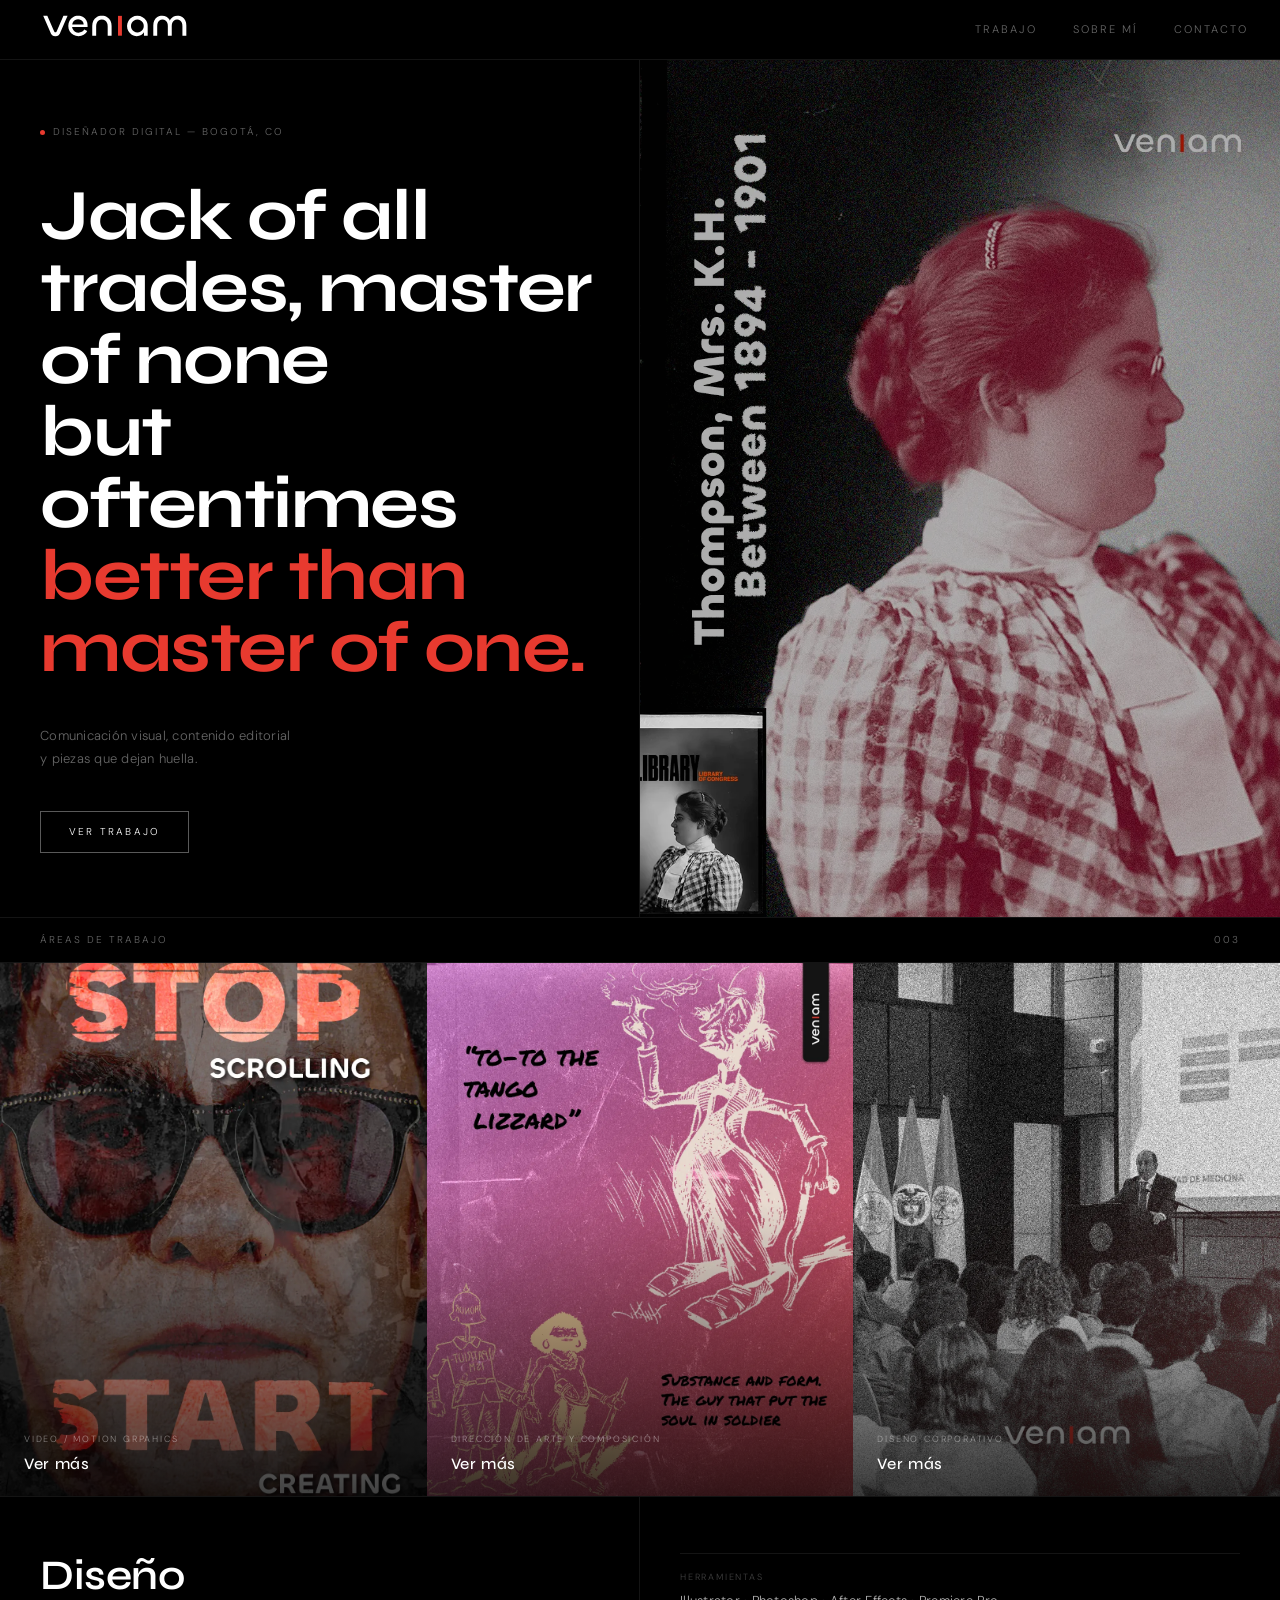
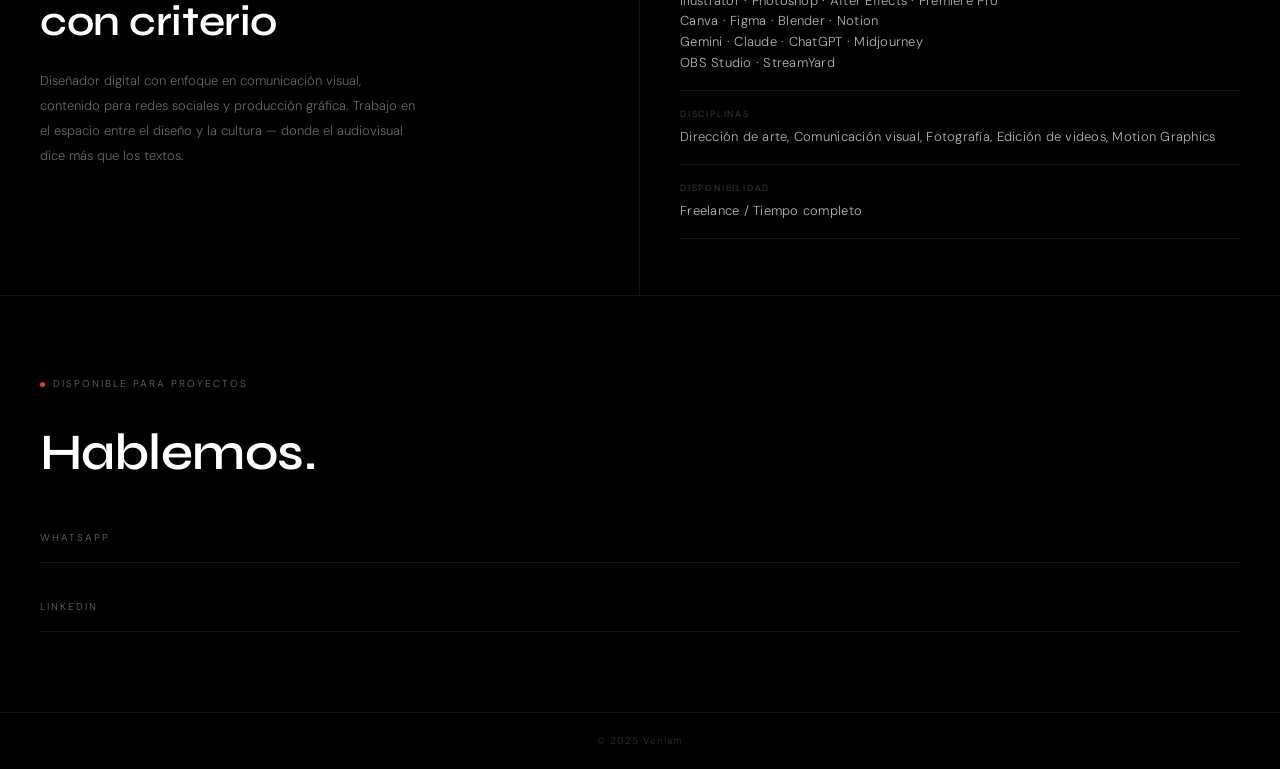
<file: index.html>
<!DOCTYPE html>
<html lang="es">
<head>
  <meta charset="UTF-8" />
  <meta name="viewport" content="width=device-width, initial-scale=1.0" />
  <title>Veniam — Diseño Digital</title>
  <link rel="stylesheet" href="style.css" />
  <link rel="preconnect" href="https://fonts.googleapis.com" />
  <link rel="preconnect" href="https://fonts.gstatic.com" crossorigin />
  <link href="https://fonts.googleapis.com/css2?family=Syne:wght@400;500;600;700&family=DM+Sans:ital,wght@0,300;0,400;1,300&display=swap" rel="stylesheet" />
  <link rel="icon" href="">
</head>
<body>

  <!-- NAV -->
  <nav class="nav">
    <a href="index.html"><svg id="Capa_1" class="nav-logo" xmlns="http://www.w3.org/2000/svg" viewBox="0 0 1080 234.87"><g id="Logo"><path d="m152.75,184.08c-8.42,0-15.51-2.37-21.27-7.09-5.76-4.73-10.1-11.82-13.02-21.27l-45.38-104.94h26.81l42.8,98.23c1.03,3.09,2.32,5.42,3.87,6.96,1.55,1.55,3.61,2.32,6.19,2.32s4.68-.77,6.32-2.32c1.63-1.55,2.88-3.87,3.74-6.96l42.28-98.23h27.07l-45.38,104.94c-2.93,9.45-7.26,16.54-13.02,21.27-5.76,4.73-12.76,7.09-21.01,7.09Z" stroke-width="0"/><path d="m362.62,113.7c0-11.69-2.54-22.3-7.61-31.84s-12.2-17.1-21.4-22.69c-9.2-5.58-20.15-8.38-32.87-8.38s-23.89,2.97-33.51,8.9c-9.63,5.93-17.11,13.92-22.44,23.98-5.33,10.06-7.99,21.11-7.99,33.14,0,12.89,2.92,24.36,8.76,34.42,5.85,10.05,13.83,17.96,23.98,23.71,10.14,5.76,21.57,8.64,34.3,8.64s23.46-2.83,33.26-8.51c9.79-5.68,17.44-13.92,22.95-24.75l-19.59-10.06c-3.79,6.87-8.9,12.03-15.35,15.47-6.44,3.45-13.63,5.16-21.53,5.16-8.76,0-16.41-2.1-22.95-6.32-6.53-4.2-11.51-9.83-14.95-16.88-2.06-4.21-3.41-8.77-4.04-13.66h100.99v-10.31Zm-100.04-6.19c1.03-6.36,3.13-12.13,6.32-17.28,3.18-5.16,7.48-9.19,12.89-12.12,5.42-2.92,11.64-4.38,18.7-4.38s13.02,1.38,18.43,4.13c5.41,2.75,9.71,6.7,12.89,11.86,3.18,5.16,4.94,11.09,5.29,17.79h-74.52Z" stroke-width="0"/><path d="m455.69,75.8c-8.25,0-15.13,2.06-20.63,6.19-5.5,4.13-9.63,9.46-12.38,15.99-2.75,6.53-4.12,13.75-4.12,21.66v61.11h-25.53v-63.68c0-12.38,2.41-23.5,7.22-33.39,4.81-9.88,11.86-17.75,21.14-23.59,9.28-5.84,20.71-8.77,34.29-8.77s25.56,2.93,34.94,8.77c9.37,5.84,16.5,13.71,21.4,23.59,4.9,9.89,7.35,20.93,7.35,33.13v63.94h-25.52v-60.85c0-7.9-1.42-15.17-4.25-21.79-2.84-6.61-7.05-11.99-12.63-16.11-5.59-4.12-12.68-6.19-21.27-6.19Z" stroke-width="0"/><path d="m561.14,51.32h25.53v129.41h-25.53V51.32Z" fill="#e83a2f" stroke-width="0"/><path d="m745.87,83.54c-5.93-9.97-13.97-17.84-24.11-23.6-10.14-5.75-21.57-8.63-34.29-8.63s-24.16,2.97-34.29,8.9c-10.15,5.93-18.18,13.92-24.11,23.98-5.93,10.06-8.9,21.1-8.9,33.13s2.75,23.33,8.25,33.39c5.5,10.06,13.01,18.09,22.56,24.11,9.54,6.02,20.41,9.02,32.61,9.02,11,0,20.67-2.53,29.01-7.6,7.39-4.49,13.36-10.38,17.92-17.65v22.16h24.23v-63.43c0-12.54-2.97-23.81-8.9-33.77Zm-22.04,55.04c-3.62,6.44-8.6,11.56-14.96,15.34-6.36,3.79-13.49,5.68-21.4,5.68s-15-1.89-21.27-5.68c-6.28-3.78-11.27-8.9-14.96-15.34-3.7-6.45-5.54-13.45-5.54-21.02s1.84-14.78,5.54-21.13c3.69-6.36,8.68-11.47,14.96-15.35,6.27-3.86,13.36-5.8,21.27-5.8s15.04,1.94,21.4,5.8c6.36,3.87,11.34,8.98,14.96,15.35,3.61,6.36,5.41,13.4,5.41,21.13s-1.8,14.57-5.41,21.02Z" stroke-width="0"/><path d="m1006.92,114.22v66.52h-25.52v-62.4c0-7.73-1.25-14.86-3.74-21.4-2.49-6.53-6.36-11.77-11.6-15.72-5.25-3.96-11.82-5.93-19.73-5.93s-13.92,1.94-19.07,5.8c-5.17,3.87-9.03,9.03-11.61,15.47-2.58,6.45-3.87,13.54-3.87,21.28v62.91h-25.52v-62.91c0-7.73-1.25-14.83-3.74-21.28-2.49-6.44-6.36-11.6-11.6-15.47-5.25-3.86-11.82-5.8-19.73-5.8s-14.4,1.97-19.46,5.93c-5.07,3.96-8.81,9.2-11.22,15.72-2.41,6.53-3.61,13.66-3.61,21.4v62.4h-25.52v-66.26c0-11.86,2.19-22.6,6.57-32.23,4.38-9.62,10.92-17.27,19.59-22.95,8.68-5.68,19.29-8.51,31.84-8.51,10.65,0,19.9,2.06,27.72,6.19s13.93,9.8,18.31,17.02c1.68,2.76,3.04,5.68,4.1,8.78,1.09-3.1,2.46-6.02,4.15-8.78,4.38-7.21,10.4-12.89,18.06-17.02,7.64-4.13,16.45-6.19,26.42-6.19,12.72,0,23.42,2.83,32.1,8.51,8.68,5.68,15.3,13.32,19.86,22.95,4.55,9.63,6.83,20.28,6.83,31.97Z" stroke-width="0"/></g></svg></a>
    <div class="nav-links">
      <a href="#trabajo">Trabajo</a>
      <a href="#sobre">Sobre mí</a>
      <a href="#contacto">Contacto</a>
    </div>
    <button class="nav-burger" aria-label="Menú">
      <span></span>
      <span></span>
    </button>
  </nav>

  <!-- MOBILE MENU -->
  <div class="mobile-menu">
    <a href="#trabajo">Trabajo</a>
    <a href="#sobre">Sobre mí</a>
    <a href="#contacto">Contacto</a>
  </div>

  <!-- HERO -->
  <section class="hero">
    <div class="hero-left">
      <p class="hero-tag">
        <span class="dot"></span>Diseñador Digital — Bogotá, CO
      </p>
      <!-- Frase Hero -->
      <h1 class="hero-title">
        Jack of all trades, master of none<br>but oftentimes
        <em>better than master of one.</em>
      </h1>
      <!-- Subtitulo Hero -->
      <p class="hero-sub">
        Comunicación visual, contenido editorial<br>y piezas que dejan huella.
      </p>
      <a href="#trabajo" class="hero-cta">Ver trabajo</a>
    </div>
    <div class="hero-right">
      <!-- Imagen Hero -->
      <img src="img/thompson.webp" alt="">
      </div>
    </div>
  </section>

  <!-- Áreas de trabajo -->
  <section class="proyectos" id="trabajo">
    <div class="proyectos-header">
      <span>Áreas de trabajo</span>
      <span>003</span>
    </div>
    
    <div class="proyectos-grid">

      <!-- CARD 1 — Videos / Motion -->
      <a href="video.html"><article class="card">
        <!-- Imagen edicion de video y motion -->
        <img src="img/elton_redes.webp" alt="">
        <div class="card-info">
          <p class="card-cat">Video / Motion Grpahics</p>
          <p class="card-title">Ver más</p>
        </div>
      </article></a>

      <!-- CARD 2 — Dirección de arte y composición -->
      <a href="direccion-de-arte.html"><article class="card">
        <!-- Imagen direccion de arte -->
        <img src="img/toto.webp" alt="">
        <div class="card-info">
          <p class="card-cat">Dirección de Arte y Composición</p> 
          <p class="card-title">Ver más</p>
        </div>
      </article></a>

      <!-- CARD 3 — Diseño corporativo -->
      <a href="diseno-corporativo.html"><article class="card">
        <!-- Imagen diseño corporativo -->
        <img src="img/corporativo.webp" alt="Diseño Corporativo">
        <div class="card-info">
          <p class="card-cat">Diseño corporativo</p>
          <p class="card-title">Ver más</p>
        </div>
      </article></a>

    </div>
  </section>

  <!-- Sobre mí -->
  <section class="sobre" id="sobre">
    <div class="sobre-left">
      <!-- Titulo sobre mí -->
      <h2 class="sobre-title">Diseño <br> con criterio</h2>
      
      <!-- Titulo sobre mí -->
      <p class="sobre-body">
        Diseñador digital con enfoque en comunicación visual, contenido para redes sociales y producción gráfica. Trabajo en el espacio entre el diseño y la cultura — donde el audiovisual dice más que los textos.
      </p>
    </div>
    
    <div class="sobre-right">
      
      <!-- Herramientas -->
      <div class="skill">
        <p class="skill-label">Herramientas</p>
        <p class="skill-val">
          Illustrator · Photoshop · After Effects · Premiere Pro
          <br>Canva · Figma · Blender · Notion
          <br>Gemini · Claude · ChatGPT · Midjourney
          <br>OBS Studio · StreamYard
        </p>      
      </div>
      
      <!-- Disciplinas -->
      <div class="skill">
        <p class="skill-label">Disciplinas</p>
        <p class="skill-val">Dirección de arte, Comunicación visual, Fotografía, Edición de videos, Motion Graphics</p>
      </div>
      <div class="skill">
        <p class="skill-label">Disponibilidad</p>
        
        
        <!-- Disponibilidad -->
        <p class="skill-val">Freelance / Tiempo completo</p>
      </div>
    </div>
  </section>

  <!-- Contacto -->
  <section class="contacto" id="contacto">
    
    <!-- Dot rojo -->
    <p class="contacto-tag"><span class="dot"></span>Disponible para proyectos</p>
    
    <!-- Titulo + LinkedIn -->
    <a href="https://www.linkedin.com/in/juansvl/" class="contacto-email" target="_blank">Hablemos.</a>
    
    
    <!-- WhatsApp -->
    
      <a href="https://wa.me/573009896890" class="contacto-link" target="_blank">
        <span class="contacto-link-label">WhatsApp</span>
      </a>
      
      <!-- LindekIn -->
      
      <a href="https://www.linkedin.com/in/juansvl/" class="contacto-link" target="_blank">
        <span class="contacto-link-label">LinkedIn</span>
      </a>
      
      <!-- Instagram -->
      
      <!--<a href="https://www.instagram.com/veniam.co/" class="contacto-link" target="_blank">
        <span class="contacto-link-label">Instagram</span>
        <span class="contacto-link-val">@veniam.co</span> 
      </a>-->
    </div>
  </section>

  <!-- FOOTER -->

  <footer class="footer footer--simple">
  <p class="footer-copy">© 2025 Veniam</p>
  </footer>

  <script>
    const burger = document.querySelector('.nav-burger');
    const mobileMenu = document.querySelector('.mobile-menu');
    burger.addEventListener('click', () => {
      mobileMenu.classList.toggle('open');
      burger.classList.toggle('open');
    });
    document.querySelectorAll('.mobile-menu a').forEach(link => {
      link.addEventListener('click', () => {
        mobileMenu.classList.remove('open');
        burger.classList.remove('open');
      });
    });
  </script>

</body>
</html>
</file>
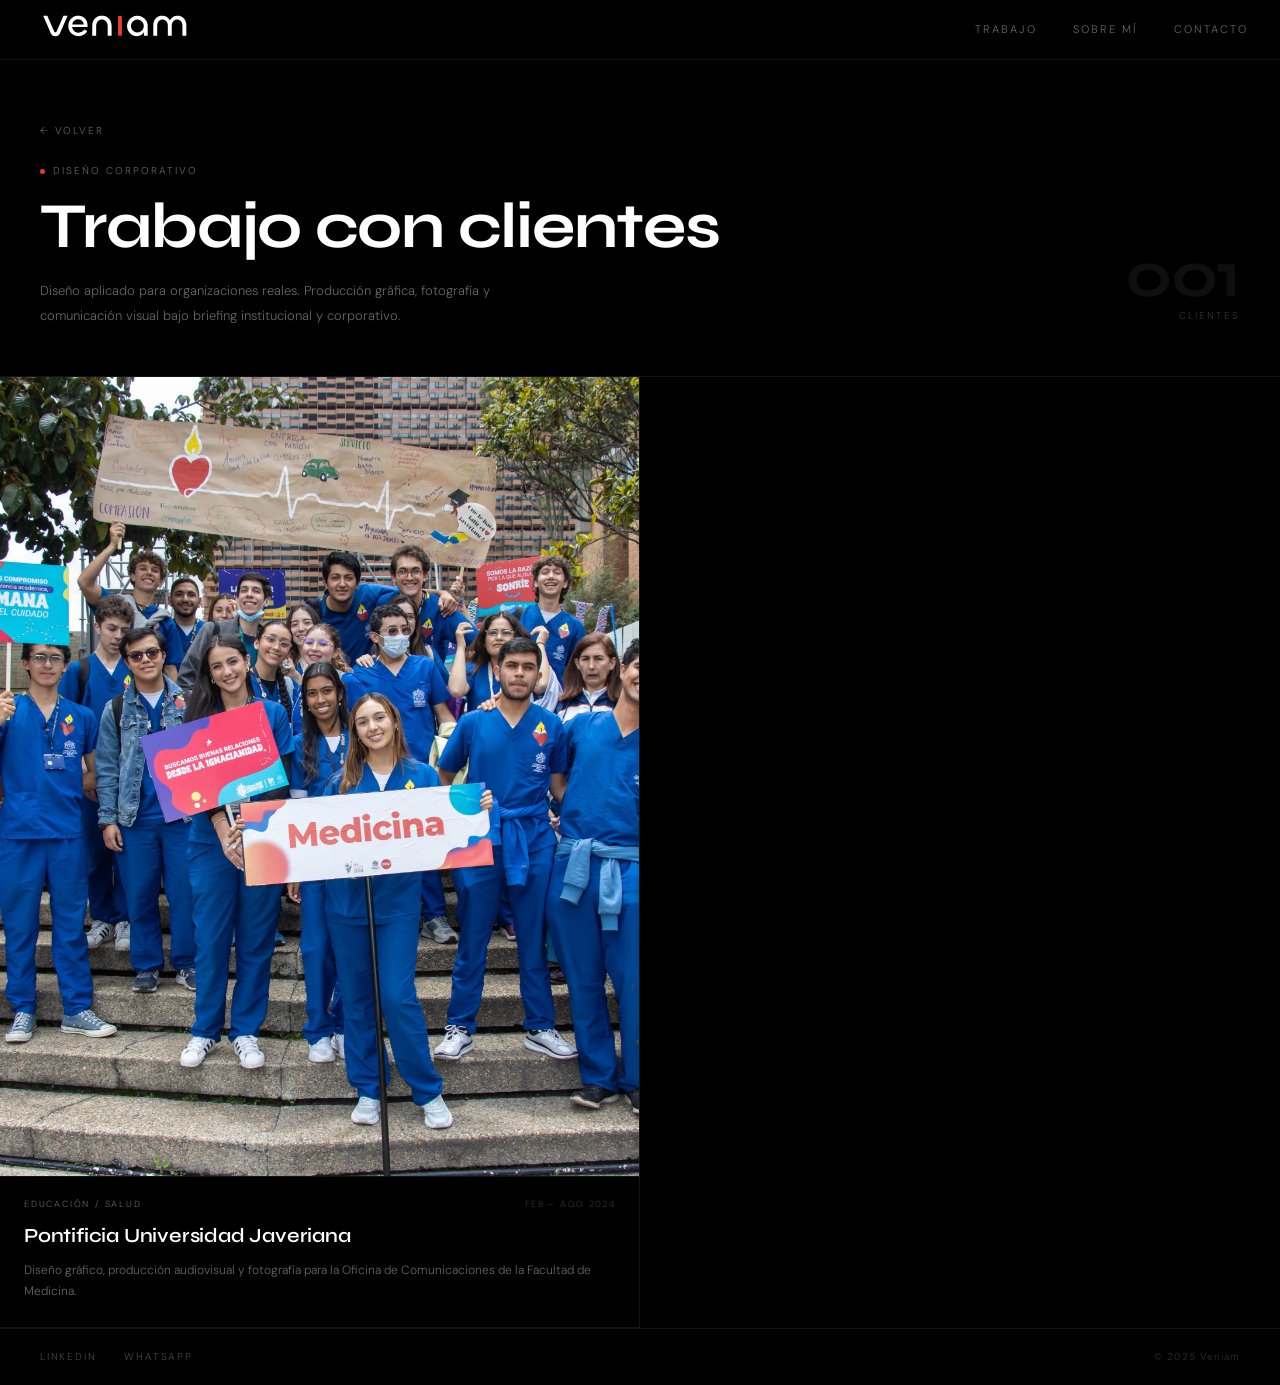
<file: diseno-corporativo.html>
<!DOCTYPE html>
<html lang="es">
<head>
  <meta charset="UTF-8" />
  <meta name="viewport" content="width=device-width, initial-scale=1.0" />
  <title>Diseño Corporativo — Veniam</title>
  <link rel="stylesheet" href="style.css" />
  <link rel="stylesheet" href="categoria.css" />
  <link rel="preconnect" href="https://fonts.googleapis.com" />
  <link rel="preconnect" href="https://fonts.gstatic.com" crossorigin />
  <link href="https://fonts.googleapis.com/css2?family=Syne:wght@400;500;600;700&family=DM+Sans:ital,wght@0,300;0,400;1,300&display=swap" rel="stylesheet" />
  <link rel="icon" href="">
</head>
<body>

  <!-- NAV -->
  <nav class="nav">
    <a href="index.html"><svg id="Capa_1" class="nav-logo" xmlns="http://www.w3.org/2000/svg" viewBox="0 0 1080 234.87"><g id="Logo"><path d="m152.75,184.08c-8.42,0-15.51-2.37-21.27-7.09-5.76-4.73-10.1-11.82-13.02-21.27l-45.38-104.94h26.81l42.8,98.23c1.03,3.09,2.32,5.42,3.87,6.96,1.55,1.55,3.61,2.32,6.19,2.32s4.68-.77,6.32-2.32c1.63-1.55,2.88-3.87,3.74-6.96l42.28-98.23h27.07l-45.38,104.94c-2.93,9.45-7.26,16.54-13.02,21.27-5.76,4.73-12.76,7.09-21.01,7.09Z" stroke-width="0"/><path d="m362.62,113.7c0-11.69-2.54-22.3-7.61-31.84s-12.2-17.1-21.4-22.69c-9.2-5.58-20.15-8.38-32.87-8.38s-23.89,2.97-33.51,8.9c-9.63,5.93-17.11,13.92-22.44,23.98-5.33,10.06-7.99,21.11-7.99,33.14,0,12.89,2.92,24.36,8.76,34.42,5.85,10.05,13.83,17.96,23.98,23.71,10.14,5.76,21.57,8.64,34.3,8.64s23.46-2.83,33.26-8.51c9.79-5.68,17.44-13.92,22.95-24.75l-19.59-10.06c-3.79,6.87-8.9,12.03-15.35,15.47-6.44,3.45-13.63,5.16-21.53,5.16-8.76,0-16.41-2.1-22.95-6.32-6.53-4.2-11.51-9.83-14.95-16.88-2.06-4.21-3.41-8.77-4.04-13.66h100.99v-10.31Zm-100.04-6.19c1.03-6.36,3.13-12.13,6.32-17.28,3.18-5.16,7.48-9.19,12.89-12.12,5.42-2.92,11.64-4.38,18.7-4.38s13.02,1.38,18.43,4.13c5.41,2.75,9.71,6.7,12.89,11.86,3.18,5.16,4.94,11.09,5.29,17.79h-74.52Z" stroke-width="0"/><path d="m455.69,75.8c-8.25,0-15.13,2.06-20.63,6.19-5.5,4.13-9.63,9.46-12.38,15.99-2.75,6.53-4.12,13.75-4.12,21.66v61.11h-25.53v-63.68c0-12.38,2.41-23.5,7.22-33.39,4.81-9.88,11.86-17.75,21.14-23.59,9.28-5.84,20.71-8.77,34.29-8.77s25.56,2.93,34.94,8.77c9.37,5.84,16.5,13.71,21.4,23.59,4.9,9.89,7.35,20.93,7.35,33.13v63.94h-25.52v-60.85c0-7.9-1.42-15.17-4.25-21.79-2.84-6.61-7.05-11.99-12.63-16.11-5.59-4.12-12.68-6.19-21.27-6.19Z" stroke-width="0"/><path d="m561.14,51.32h25.53v129.41h-25.53V51.32Z" fill="#e83a2f" stroke-width="0"/><path d="m745.87,83.54c-5.93-9.97-13.97-17.84-24.11-23.6-10.14-5.75-21.57-8.63-34.29-8.63s-24.16,2.97-34.29,8.9c-10.15,5.93-18.18,13.92-24.11,23.98-5.93,10.06-8.9,21.1-8.9,33.13s2.75,23.33,8.25,33.39c5.5,10.06,13.01,18.09,22.56,24.11,9.54,6.02,20.41,9.02,32.61,9.02,11,0,20.67-2.53,29.01-7.6,7.39-4.49,13.36-10.38,17.92-17.65v22.16h24.23v-63.43c0-12.54-2.97-23.81-8.9-33.77Zm-22.04,55.04c-3.62,6.44-8.6,11.56-14.96,15.34-6.36,3.79-13.49,5.68-21.4,5.68s-15-1.89-21.27-5.68c-6.28-3.78-11.27-8.9-14.96-15.34-3.7-6.45-5.54-13.45-5.54-21.02s1.84-14.78,5.54-21.13c3.69-6.36,8.68-11.47,14.96-15.35,6.27-3.86,13.36-5.8,21.27-5.8s15.04,1.94,21.4,5.8c6.36,3.87,11.34,8.98,14.96,15.35,3.61,6.36,5.41,13.4,5.41,21.13s-1.8,14.57-5.41,21.02Z" stroke-width="0"/><path d="m1006.92,114.22v66.52h-25.52v-62.4c0-7.73-1.25-14.86-3.74-21.4-2.49-6.53-6.36-11.77-11.6-15.72-5.25-3.96-11.82-5.93-19.73-5.93s-13.92,1.94-19.07,5.8c-5.17,3.87-9.03,9.03-11.61,15.47-2.58,6.45-3.87,13.54-3.87,21.28v62.91h-25.52v-62.91c0-7.73-1.25-14.83-3.74-21.28-2.49-6.44-6.36-11.6-11.6-15.47-5.25-3.86-11.82-5.8-19.73-5.8s-14.4,1.97-19.46,5.93c-5.07,3.96-8.81,9.2-11.22,15.72-2.41,6.53-3.61,13.66-3.61,21.4v62.4h-25.52v-66.26c0-11.86,2.19-22.6,6.57-32.23,4.38-9.62,10.92-17.27,19.59-22.95,8.68-5.68,19.29-8.51,31.84-8.51,10.65,0,19.9,2.06,27.72,6.19s13.93,9.8,18.31,17.02c1.68,2.76,3.04,5.68,4.1,8.78,1.09-3.1,2.46-6.02,4.15-8.78,4.38-7.21,10.4-12.89,18.06-17.02,7.64-4.13,16.45-6.19,26.42-6.19,12.72,0,23.42,2.83,32.1,8.51,8.68,5.68,15.3,13.32,19.86,22.95,4.55,9.63,6.83,20.28,6.83,31.97Z" stroke-width="0"/></g></svg></a>
    <div class="nav-links">
      <a href="index.html#trabajo">Trabajo</a>
      <a href="index.html#sobre">Sobre mí</a>
      <a href="index.html#contacto">Contacto</a>
    </div>
    <button class="nav-burger" aria-label="Menú">
      <span></span>
      <span></span>
    </button>
  </nav>

  <div class="mobile-menu">
    <a href="index.html#trabajo">Trabajo</a>
    <a href="index.html#sobre">Sobre mí</a>
    <a href="index.html#contacto">Contacto</a>
  </div>

  <!-- HEADER -->
  <header class="cat-header">
    <div class="cat-header-left">
      <a href="index.html" class="cat-back">← Volver</a>
      <p class="cat-tag"><span class="dot"></span>Diseño Corporativo</p>
      <h1 class="cat-title">Trabajo con clientes</h1>
      <p class="cat-desc">
        Diseño aplicado para organizaciones reales. Producción gráfica, fotografía y comunicación visual bajo briefing institucional y corporativo.
      </p>
    </div>
    <div class="cat-header-right">
      <!-- ✏️ ACTUALIZA EL NÚMERO -->
      <p class="cat-count">001</p>
      <p class="cat-count-label">clientes</p>
    </div>
  </header>

  <!-- GRID DE CLIENTES -->
  <section class="albumes-grid">

    <!-- ✏️ REPITE ESTE BLOQUE POR CADA CLIENTE -->
    <a href="javeriana.html" class="album">
      <div class="album-cover">
        <!-- ✏️ PON UNA IMAGEN REPRESENTATIVA DEL CLIENTE -->
        <img src="img/medicina.webp" alt="Pontificia Universidad Javeriana" class="album-img" />
        <div class="album-overlay">
          <span class="album-ver">Ver trabajo →</span>
        </div>
      </div>
      <div class="album-info">
        <div class="album-meta-row">
          <p class="album-cat">Educación / Salud</p>
          <!-- ✏️ ACTUALIZA EL PERÍODO -->
          <p class="album-count">Feb – Ago 2024</p>
        </div>
        <p class="album-title">Pontificia Universidad Javeriana</p>
        <p class="album-desc">Diseño gráfico, producción audiovisual y fotografía para la Oficina de Comunicaciones de la Facultad de Medicina.</p>
      </div>
    </a>

    <!-- EJEMPLO DE SEGUNDO CLIENTE (comentado) -->
    <!--
    <a href="cliente.html" class="album">
      <div class="album-cover">
        <img src="img/portada.webp" alt="Nombre cliente" class="album-img" />
        <div class="album-overlay">
          <span class="album-ver">Ver trabajo →</span>
        </div>
      </div>
      <div class="album-info">
        <div class="album-meta-row">
          <p class="album-cat">Sector</p>
          <p class="album-count">Año</p>
        </div>
        <p class="album-title">Nombre del cliente</p>
        <p class="album-desc">Descripción breve del trabajo realizado.</p>
      </div>
    </a>
    -->

  </section>

  <!-- FOOTER -->
  <footer class="footer footer--full">
    <div class="footer-links">
      <a href="https://www.linkedin.com/in/juansvl/" target="_blank">LinkedIn</a>
      <a href="https://wa.me/573009896890" target="_blank">WhatsApp</a>
    </div>
    <p class="footer-copy">© 2025 Veniam</p>
  </footer>

  <script>
    const burger = document.querySelector('.nav-burger');
    const mobileMenu = document.querySelector('.mobile-menu');
    burger.addEventListener('click', () => {
      mobileMenu.classList.toggle('open');
      burger.classList.toggle('open');
    });
    document.querySelectorAll('.mobile-menu a').forEach(link => {
      link.addEventListener('click', () => {
        mobileMenu.classList.remove('open');
        burger.classList.remove('open');
      });
    });
  </script>

</body>
</html>
</file>
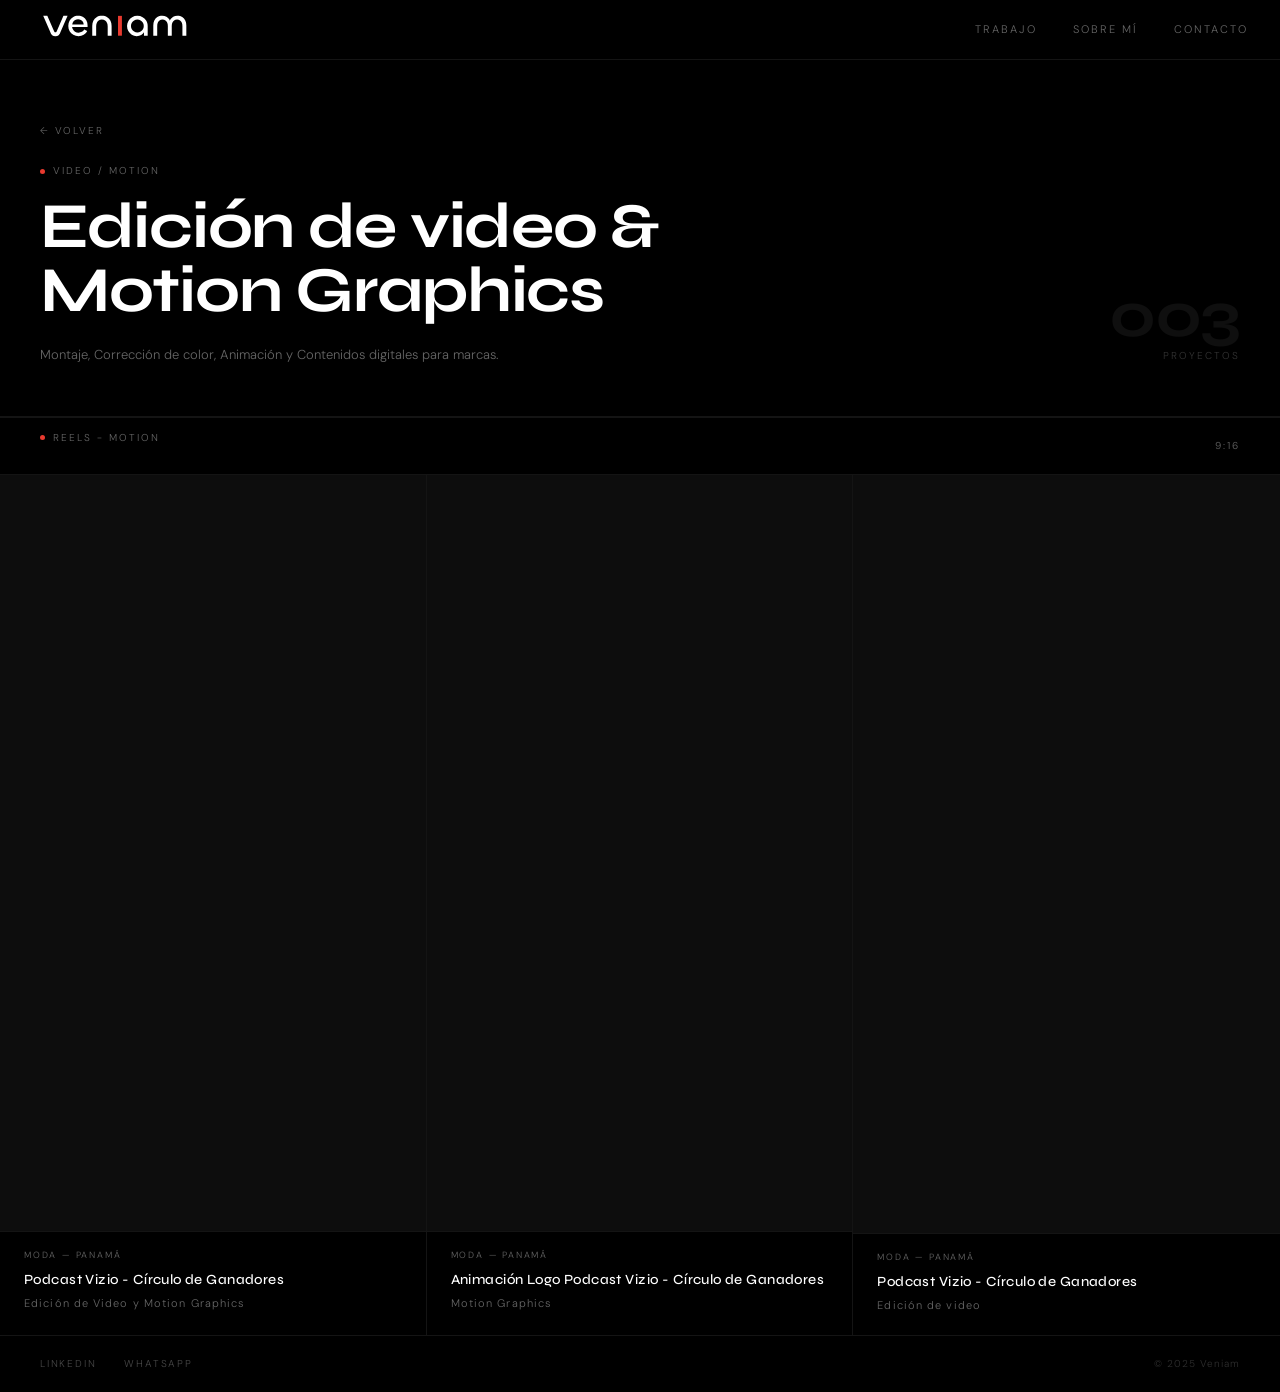
<file: video.html>
<!DOCTYPE html>
<html lang="es">
<head>
  <meta charset="UTF-8" />
  <meta name="viewport" content="width=device-width, initial-scale=1.0" />
  <title>Video & Motion — Veniam</title>
  <link rel="stylesheet" href="style.css" />
  <link rel="stylesheet" href="categoria.css" />
  <link rel="preconnect" href="https://fonts.googleapis.com" />
  <link rel="preconnect" href="https://fonts.gstatic.com" crossorigin />
  <link href="https://fonts.googleapis.com/css2?family=Syne:wght@400;500;600;700&family=DM+Sans:ital,wght@0,300;0,400;1,300&display=swap" rel="stylesheet" />
  <link rel="icon" href="">
</head>
<body>

  <nav class="nav">
    <a href="index.html"><svg id="Capa_1" class="nav-logo" xmlns="http://www.w3.org/2000/svg" viewBox="0 0 1080 234.87"><g id="Logo"><path d="m152.75,184.08c-8.42,0-15.51-2.37-21.27-7.09-5.76-4.73-10.1-11.82-13.02-21.27l-45.38-104.94h26.81l42.8,98.23c1.03,3.09,2.32,5.42,3.87,6.96,1.55,1.55,3.61,2.32,6.19,2.32s4.68-.77,6.32-2.32c1.63-1.55,2.88-3.87,3.74-6.96l42.28-98.23h27.07l-45.38,104.94c-2.93,9.45-7.26,16.54-13.02,21.27-5.76,4.73-12.76,7.09-21.01,7.09Z" stroke-width="0"/><path d="m362.62,113.7c0-11.69-2.54-22.3-7.61-31.84s-12.2-17.1-21.4-22.69c-9.2-5.58-20.15-8.38-32.87-8.38s-23.89,2.97-33.51,8.9c-9.63,5.93-17.11,13.92-22.44,23.98-5.33,10.06-7.99,21.11-7.99,33.14,0,12.89,2.92,24.36,8.76,34.42,5.85,10.05,13.83,17.96,23.98,23.71,10.14,5.76,21.57,8.64,34.3,8.64s23.46-2.83,33.26-8.51c9.79-5.68,17.44-13.92,22.95-24.75l-19.59-10.06c-3.79,6.87-8.9,12.03-15.35,15.47-6.44,3.45-13.63,5.16-21.53,5.16-8.76,0-16.41-2.1-22.95-6.32-6.53-4.2-11.51-9.83-14.95-16.88-2.06-4.21-3.41-8.77-4.04-13.66h100.99v-10.31Zm-100.04-6.19c1.03-6.36,3.13-12.13,6.32-17.28,3.18-5.16,7.48-9.19,12.89-12.12,5.42-2.92,11.64-4.38,18.7-4.38s13.02,1.38,18.43,4.13c5.41,2.75,9.71,6.7,12.89,11.86,3.18,5.16,4.94,11.09,5.29,17.79h-74.52Z" stroke-width="0"/><path d="m455.69,75.8c-8.25,0-15.13,2.06-20.63,6.19-5.5,4.13-9.63,9.46-12.38,15.99-2.75,6.53-4.12,13.75-4.12,21.66v61.11h-25.53v-63.68c0-12.38,2.41-23.5,7.22-33.39,4.81-9.88,11.86-17.75,21.14-23.59,9.28-5.84,20.71-8.77,34.29-8.77s25.56,2.93,34.94,8.77c9.37,5.84,16.5,13.71,21.4,23.59,4.9,9.89,7.35,20.93,7.35,33.13v63.94h-25.52v-60.85c0-7.9-1.42-15.17-4.25-21.79-2.84-6.61-7.05-11.99-12.63-16.11-5.59-4.12-12.68-6.19-21.27-6.19Z" stroke-width="0"/><path d="m561.14,51.32h25.53v129.41h-25.53V51.32Z" fill="#e83a2f" stroke-width="0"/><path d="m745.87,83.54c-5.93-9.97-13.97-17.84-24.11-23.6-10.14-5.75-21.57-8.63-34.29-8.63s-24.16,2.97-34.29,8.9c-10.15,5.93-18.18,13.92-24.11,23.98-5.93,10.06-8.9,21.1-8.9,33.13s2.75,23.33,8.25,33.39c5.5,10.06,13.01,18.09,22.56,24.11,9.54,6.02,20.41,9.02,32.61,9.02,11,0,20.67-2.53,29.01-7.6,7.39-4.49,13.36-10.38,17.92-17.65v22.16h24.23v-63.43c0-12.54-2.97-23.81-8.9-33.77Zm-22.04,55.04c-3.62,6.44-8.6,11.56-14.96,15.34-6.36,3.79-13.49,5.68-21.4,5.68s-15-1.89-21.27-5.68c-6.28-3.78-11.27-8.9-14.96-15.34-3.7-6.45-5.54-13.45-5.54-21.02s1.84-14.78,5.54-21.13c3.69-6.36,8.68-11.47,14.96-15.35,6.27-3.86,13.36-5.8,21.27-5.8s15.04,1.94,21.4,5.8c6.36,3.87,11.34,8.98,14.96,15.35,3.61,6.36,5.41,13.4,5.41,21.13s-1.8,14.57-5.41,21.02Z" stroke-width="0"/><path d="m1006.92,114.22v66.52h-25.52v-62.4c0-7.73-1.25-14.86-3.74-21.4-2.49-6.53-6.36-11.77-11.6-15.72-5.25-3.96-11.82-5.93-19.73-5.93s-13.92,1.94-19.07,5.8c-5.17,3.87-9.03,9.03-11.61,15.47-2.58,6.45-3.87,13.54-3.87,21.28v62.91h-25.52v-62.91c0-7.73-1.25-14.83-3.74-21.28-2.49-6.44-6.36-11.6-11.6-15.47-5.25-3.86-11.82-5.8-19.73-5.8s-14.4,1.97-19.46,5.93c-5.07,3.96-8.81,9.2-11.22,15.72-2.41,6.53-3.61,13.66-3.61,21.4v62.4h-25.52v-66.26c0-11.86,2.19-22.6,6.57-32.23,4.38-9.62,10.92-17.27,19.59-22.95,8.68-5.68,19.29-8.51,31.84-8.51,10.65,0,19.9,2.06,27.72,6.19s13.93,9.8,18.31,17.02c1.68,2.76,3.04,5.68,4.1,8.78,1.09-3.1,2.46-6.02,4.15-8.78,4.38-7.21,10.4-12.89,18.06-17.02,7.64-4.13,16.45-6.19,26.42-6.19,12.72,0,23.42,2.83,32.1,8.51,8.68,5.68,15.3,13.32,19.86,22.95,4.55,9.63,6.83,20.28,6.83,31.97Z" stroke-width="0"/></g></svg></a>
    <div class="nav-links">
      <a href="index.html#trabajo">Trabajo</a>
      <a href="index.html#sobre">Sobre mí</a>
      <a href="index.html#contacto">Contacto</a>
    </div>
    <button class="nav-burger" aria-label="Menú">
      <span></span>
      <span></span>
    </button>
  </nav>

  <div class="mobile-menu">
    <a href="index.html#trabajo">Trabajo</a>
    <a href="index.html#sobre">Sobre mí</a>
    <a href="index.html#contacto">Contacto</a>
  </div>

  <header class="cat-header">
    <div class="cat-header-left">
      <a href="index.html" class="cat-back">← Volver</a>
      <p class="cat-tag"><span class="dot"></span>Video / Motion</p>
      <h1 class="cat-title">Edición de video &<br>Motion Graphics</h1>
      <p class="cat-desc">Montaje, Corrección de color, Animación y Contenidos digitales para marcas.</p>
    </div>
    <div class="cat-header-right">
      <p class="cat-count">003</p>
      <p class="cat-count-label">proyectos</p>
    </div>
  </header>

  <!-- SECCIÓN: REELS / MOTION (9:16) -->
  <div class="video-seccion-label">
    <p class="cat-tag"><span class="dot"></span>Reels - Motion</p>
    <span>9:16</span>
  </div>

  <section class="video-galeria video-galeria--reels">

    <!-- ✏️ REPITE ESTE BLOQUE POR CADA REEL -->
    <!-- Estructura: video-pieza > video-wrap > video-drive > iframe + video-info -->

    <article class="video-pieza">
      <div class="video-wrap">
        <div class="video-drive">
          <iframe src="https://www.youtube.com/embed/N7gB47Ske7Y?rel=0"
                  allow="autoplay; fullscreen">
          </iframe>
        </div>
      </div>
      <div class="video-info">
        <p class="video-cliente">Moda — Panamá</p>
        <p class="video-title">Podcast Vizio - Círculo de Ganadores</p>
        <p class="video-meta">Edición de Video y Motion Graphics</p>
      </div>
    </article>

    <article class="video-pieza">
      <div class="video-wrap">
        <div class="video-drive">
          <iframe src="https://www.youtube.com/embed/nVA_7enX8B4?rel=0"
                  allow="autoplay; fullscreen">
          </iframe>
        </div>
      </div>
      <div class="video-info">
        <p class="video-cliente">Moda — Panamá</p>
        <p class="video-title">Animación Logo Podcast Vizio - Círculo de Ganadores</p>
        <p class="video-meta">Motion Graphics</p>
      </div>
    </article>

    <article class="video-pieza">
      <div class="video-wrap">
        <div class="video-drive">
          <iframe src="https://www.youtube.com/embed/2xOX9lBlUD4"
                  allow="autoplay; fullscreen">
          </iframe>
        </div>
      </div>
      <div class="video-info">
        <p class="video-cliente">Moda — Panamá</p>
        <p class="video-title">Podcast Vizio - Círculo de Ganadores</p>
        <p class="video-meta">Edición de video</p>
      </div>
    </article>

  </section>

  <!-- SECCIÓN: VIDEO HORIZONTAL (16:9) -->
  <!-- Descomenta esta sección cuando tengas videos horizontales -->
  <!--
  <div class="video-seccion-label">
    <span><span class="dot"></span>Video — Horizontal</span>
    <span>16:9</span>
  </div>

  <section class="video-galeria video-galeria--horizontal">

    <article class="video-pieza">
      <div class="video-wrap">
        <div class="video-drive">
          <iframe src="https://drive.google.com/file/d/TU-ID/preview"
                  allow="autoplay; fullscreen">
          </iframe>
        </div>
      </div>
      <div class="video-info">
        <p class="video-cliente">Cliente — Categoría</p>
        <p class="video-title">Título</p>
        <p class="video-meta">Fecha · Servicios</p>
      </div>
    </article>

  </section>
  -->

  <!-- FOOTER -->
  <footer class="footer footer--full">
    <div class="footer-links">
      <a href="https://www.linkedin.com/in/juansvl/" target="_blank">LinkedIn</a>
      <a href="https://wa.me/573009896890" target="_blank">WhatsApp</a>
    </div>
    <p class="footer-copy">© 2025 Veniam</p>
  </footer>

  <script>
    const burger = document.querySelector('.nav-burger');
    const mobileMenu = document.querySelector('.mobile-menu');
    burger.addEventListener('click', () => {
      mobileMenu.classList.toggle('open');
      burger.classList.toggle('open');
    });
    document.querySelectorAll('.mobile-menu a').forEach(link => {
      link.addEventListener('click', () => {
        mobileMenu.classList.remove('open');
        burger.classList.remove('open');
      });
    });
  </script>

</body>
</html>
</file>
<file: style.css>
/* ============================================
   VENIAM — Portafolio
   Paleta: #000000 | #ffffff | #E83A2F
   Tipografía: Syne (display) + DM Sans (body)
   ============================================ */

/* RESET & BASE */
*, *::before, *::after {
  box-sizing: border-box;
  margin: 0;
  padding: 0;
}

:root {
  --black: #000000;
  --white: #ffffff;
  --red: #E83A2F;
  --gray: rgba(255, 255, 255, 0.08);
  --muted: rgba(255, 255, 255, 0.4);
  --font-display: 'Syne', sans-serif;
  --font-body: 'DM Sans', sans-serif;
  --nav-h: 60px;
}

html {
  scroll-behavior: smooth;
}

body {
  background: var(--black);
  color: var(--white);
  font-family: var(--font-body);
  font-weight: 300;
  line-height: 1.6;
  -webkit-font-smoothing: antialiased;
}

a {
  color: inherit;
  text-decoration: none;
}

img {
  display: block;
  width: 100%;
  height: 100%;
  object-fit: cover;
}


/* ============================================
   NAV
   ============================================ */
.nav {
  position: sticky;
  top: 0;
  z-index: 100;
  height: var(--nav-h);
  display: flex;
  align-items: center;
  justify-content: space-between;
  padding: 0 32px;
  background: var(--black);
  border-bottom: 0.5px solid var(--gray);
}

.nav-logo {
  height: 36px;
  width: auto;
  fill: var(--white);
}

.nav-logo span {
  color: var(--red);
}

.nav-links {
  display: flex;
  gap: 36px;
}

.nav-links a {
  font-size: 11px;
  letter-spacing: 0.18em;
  text-transform: uppercase;
  color: var(--muted);
  transition: color 0.2s;
}

.nav-links a:hover {
  color: var(--white);
}

.nav-burger {
  display: none;
  flex-direction: column;
  gap: 5px;
  background: none;
  border: none;
  cursor: pointer;
  padding: 4px;
}

.nav-burger span {
  display: block;
  width: 22px;
  height: 1px;
  background: var(--white);
  transition: transform 0.3s, opacity 0.3s;
}

.nav-burger.open span:first-child {
  transform: translateY(6px) rotate(45deg);
}

.nav-burger.open span:last-child {
  transform: translateY(-6px) rotate(-45deg);
}


/* ============================================
   MOBILE MENU
   ============================================ */
.mobile-menu {
  position: fixed;
  top: var(--nav-h);
  left: 0;
  right: 0;
  z-index: 99;
  display: none;
  flex-direction: column;
  gap: 0;
  background: var(--black);
  border-bottom: 0.5px solid var(--gray);
  overflow: hidden;
  max-height: 0;
  transition: max-height 0.4s ease;
}

.mobile-menu.open {
  display: flex;
  max-height: 300px;
}

.mobile-menu a {
  padding: 18px 32px;
  font-size: 13px;
  letter-spacing: 0.15em;
  text-transform: uppercase;
  color: var(--muted);
  border-bottom: 0.5px solid var(--gray);
  transition: color 0.2s;
}

.mobile-menu a:hover {
  color: var(--white);
}


/* ============================================
   HERO
   ============================================ */
.hero {
  display: grid;
  grid-template-columns: 1fr 1fr;
  min-height: calc(100vh - var(--nav-h));
  border-bottom: 0.5px solid var(--gray);
}

.hero-left {
  padding: 64px 40px;
  display: flex;
  flex-direction: column;
  justify-content: space-between;
  gap: 40px;
  border-right: 0.5px solid var(--gray);
}

.hero-tag {
  display: flex;
  align-items: center;
  gap: 8px;
  font-size: 10px;
  letter-spacing: 0.2em;
  text-transform: uppercase;
  color: var(--muted);
}

.dot {
  display: inline-block;
  width: 5px;
  height: 5px;
  border-radius: 50%;
  background: var(--red);
  flex-shrink: 0;
}

.hero-title {
  font-family: var(--font-display);
  font-size: clamp(42px, 6vw, 72px);
  font-weight: 700;
  line-height: 1.0;
  letter-spacing: -0.02em;
}

.hero-title em {
  font-style: normal;
  color: var(--red);
}

.hero-sub {
  font-size: 13px;
  color: var(--muted);
  line-height: 1.8;
  letter-spacing: 0.02em;
}

.hero-cta {
  display: inline-block;
  font-size: 10px;
  letter-spacing: 0.22em;
  text-transform: uppercase;
  color: var(--white);
  border: 0.5px solid rgba(255, 255, 255, 0.35);
  padding: 12px 28px;
  width: fit-content;
  transition: background 0.2s, border-color 0.2s;
}

.hero-cta:hover {
  background: rgba(255, 255, 255, 0.06);
  border-color: rgba(255, 255, 255, 0.6);
}

.hero-right {
  background: #080808;
  display: flex;
  align-items: center;
  justify-content: center;
  overflow: hidden;
  min-height: 400px;
}

.hero-right img {
  width: 100%;
  height: 100%;
  object-fit: cover;
  opacity: 0.85;
}

.hero-img-placeholder {
  display: flex;
  align-items: center;
  justify-content: center;
  width: 100%;
  height: 100%;
  min-height: 400px;
}

.hero-img-placeholder p {
  font-size: 10px;
  letter-spacing: 0.2em;
  text-transform: uppercase;
  color: rgba(255, 255, 255, 0.12);
}


/* ============================================
   PROYECTOS
   ============================================ */
.proyectos {
  border-bottom: 0.5px solid var(--gray);
}

.proyectos-header {
  display: flex;
  justify-content: space-between;
  align-items: center;
  padding: 14px 40px;
  font-size: 10px;
  letter-spacing: 0.2em;
  text-transform: uppercase;
  color: var(--muted);
  border-bottom: 0.5px solid var(--gray);
}

.proyectos-grid {
  display: grid;
  grid-template-columns: repeat(3, 1fr);
}

.card {
  position: relative;
  border-right: 0.5px solid var(--gray);
  overflow: hidden;
  cursor: pointer;
  aspect-ratio: 4 / 5;
}

.card:last-child {
  border-right: none;
}

.card-img {
  position: absolute;
  inset: 0;
  width: 100%;
  height: 100%;
  object-fit: cover;
  transition: transform 0.6s ease;
}

.card:hover .card-img {
  transform: scale(1.03);
}

.card-img--placeholder {
  background: #0d0d0d;
}

.card-img--2 {
  background: #090910;
}

.card-img--3 {
  background: #0a0a0a;
}

.card::after {
  content: '';
  position: absolute;
  inset: 0;
  background: linear-gradient(to top, rgba(0,0,0,0.75) 0%, transparent 55%);
  pointer-events: none;
}

.card-info {
  position: absolute;
  bottom: 0;
  left: 0;
  right: 0;
  padding: 20px 24px;
  z-index: 1;
}

.card-cat {
  font-size: 9px;
  letter-spacing: 0.2em;
  text-transform: uppercase;
  color: rgba(255, 255, 255, 0.45);
  margin-bottom: 4px;
}

.card-title {
  font-family: var(--font-display);
  font-size: 16px;
  font-weight: 500;
  letter-spacing: 0.04em;
}


/* ============================================
   SOBRE MÍ
   ============================================ */
.sobre {
  display: grid;
  grid-template-columns: 1fr 1fr;
  border-bottom: 0.5px solid var(--gray);
}

.sobre-left {
  padding: 56px 40px;
  border-right: 0.5px solid var(--gray);
  display: flex;
  flex-direction: column;
  gap: 24px;
}

.sobre-title {
  font-family: var(--font-display);
  font-size: clamp(28px, 3.5vw, 42px);
  font-weight: 600;
  line-height: 1.1;
  letter-spacing: -0.01em;
}

.sobre-body {
  font-size: 13px;
  color: var(--muted);
  line-height: 1.9;
  max-width: 380px;
}

.sobre-right {
  padding: 56px 40px;
  display: flex;
  flex-direction: column;
  justify-content: flex-end;
  gap: 0;
}

.skill {
  border-top: 0.5px solid var(--gray);
  padding: 16px 0;
}

.skill:last-child {
  border-bottom: 0.5px solid var(--gray);
}

.skill-label {
  font-size: 9px;
  letter-spacing: 0.2em;
  text-transform: uppercase;
  color: rgba(255, 255, 255, 0.25);
  margin-bottom: 6px;
}

.skill-val {
  font-size: 13px;
  color: rgba(255, 255, 255, 0.7);
  letter-spacing: 0.02em;
}


/* ============================================
   CONTACTO
   ============================================ */
.contacto {
  padding: 80px 40px;
  display: flex;
  flex-direction: column;
  gap: 20px;
  border-bottom: 0.5px solid var(--gray);
}

.contacto-tag {
  display: flex;
  align-items: center;
  gap: 8px;
  font-size: 10px;
  letter-spacing: 0.2em;
  text-transform: uppercase;
  color: var(--muted);
}

.contacto-email {
  font-family: var(--font-display);
  font-size: clamp(24px, 4vw, 52px);
  font-weight: 600;
  letter-spacing: -0.01em;
  color: var(--white);
  transition: color 0.2s;
  word-break: break-all;
}

.contacto-email:hover {
  color: var(--red);
}

.contacto-links {
  display: flex;
  flex-direction: column;
  gap: 0;
  margin-top: 48px;
  border-top: 0.5px solid var(--gray);
}

.contacto-link {
  display: flex;
  justify-content: space-between;
  align-items: center;
  padding: 16px 0;
  border-bottom: 0.5px solid var(--gray);
  transition: color 0.2s;
}

.contacto-link:hover {
  color: var(--red);
}

.contacto-link-label {
  font-size: 10px;
  letter-spacing: 0.2em;
  text-transform: uppercase;
  color: var(--muted);
}

.contacto-link-val {
  font-size: 13px;
  letter-spacing: 0.04em;
}


/* ============================================
   FOOTER
   ============================================ */
.footer {
  display: flex;
  justify-content: space-between;
  align-items: center;
  padding: 20px 40px;
}

.footer-links {
  display: flex;
  gap: 28px;
}

.footer-links a {
  font-size: 10px;
  letter-spacing: 0.18em;
  text-transform: uppercase;
  color: rgba(255, 255, 255, 0.28);
  transition: color 0.2s;
}

.footer-links a:hover {
  color: var(--white);
}

.footer-copy {
  font-size: 10px;
  letter-spacing: 0.1em;
  color: rgba(255, 255, 255, 0.18);
}


/* ============================================
   FOOTER VARIANTS
   ============================================ */

/* Footer simple (solo para index) - CENTRADO */
.footer--simple {
  justify-content: center !important;
  text-align: center;
  flex-direction: column;
}

.footer--simple .footer-links {
  display: none;
}

.footer--simple .footer-copy {
  margin: 0 auto;
}

/* Footer completo (páginas internas) */
.footer--full {
  display: flex;
  justify-content: space-between;
  align-items: center;
}


/* ============================================
   RESPONSIVE
   ============================================ */
@media (max-width: 768px) {
  .nav-links {
    display: none;
  }

  .nav-burger {
    display: flex;
  }

  .mobile-menu {
    display: flex;
  }

  .hero {
    grid-template-columns: 1fr;
    min-height: auto;
  }

  .hero-left {
    padding: 48px 24px;
    border-right: none;
    border-bottom: 0.5px solid var(--gray);
    gap: 32px;
  }

  .hero-right {
    min-height: 300px;
  }

  .proyectos-header {
    padding: 14px 24px;
  }

  .proyectos-grid {
    grid-template-columns: 1fr;
  }

  .card {
    border-right: none;
    border-bottom: 0.5px solid var(--gray);
    aspect-ratio: 4 / 3;
  }

  .card:last-child {
    border-bottom: none;
  }

  .sobre {
    grid-template-columns: 1fr;
  }

  .sobre-left {
    padding: 48px 24px;
    border-right: none;
    border-bottom: 0.5px solid var(--gray);
  }

  .sobre-right {
    padding: 40px 24px;
  }

  .contacto {
    padding: 56px 24px;
  }

  .footer {
    padding: 24px;
  }

  .footer--full {
    flex-direction: column;
    gap: 16px;
    text-align: center;
  }
  
  .footer--simple {
    padding: 24px;
  }

  .nav {
    padding: 0 24px;
  }
}

@media (max-width: 480px) {
  .hero-title {
    font-size: 36px;
  }

  .sobre-title {
    font-size: 28px;
  }

  .contacto-email {
    font-size: 22px;
  }
}
</file>
<file: categoria.css>
/* ============================================
   VENIAM — Páginas de categoría
   Usa style.css como base, este archivo
   agrega solo los estilos de categoría
   ============================================ */

/* ============================================
   HEADER DE CATEGORÍA
   ============================================ */
.cat-header {
  display: grid;
  grid-template-columns: 1fr auto;
  align-items: end;
  gap: 40px;
  padding: 56px 40px 48px;
  border-bottom: 0.5px solid var(--gray);
}

.cat-back {
  display: inline-block;
  font-size: 10px;
  letter-spacing: 0.18em;
  text-transform: uppercase;
  color: var(--muted);
  margin-bottom: 24px;
  transition: color 0.2s;
}

.cat-back:hover {
  color: var(--white);
}

.cat-tag {
  display: flex;
  align-items: center;
  gap: 8px;
  font-size: 10px;
  letter-spacing: 0.2em;
  text-transform: uppercase;
  color: var(--muted);
  margin-bottom: 16px;
}

.cat-title {
  font-family: var(--font-display);
  font-size: clamp(36px, 5vw, 64px);
  font-weight: 700;
  letter-spacing: -0.02em;
  line-height: 1.0;
  margin-bottom: 20px;
}

.cat-desc {
  font-size: 13px;
  color: var(--muted);
  line-height: 1.9;
  max-width: 480px;
}

.cat-header-right {
  text-align: right;
  padding-bottom: 4px;
}

.cat-count {
  font-family: var(--font-display);
  font-size: 64px;
  font-weight: 700;
  color: rgba(255, 255, 255, 0.06);
  line-height: 1;
  letter-spacing: -0.02em;
}

.cat-count-label {
  font-size: 10px;
  letter-spacing: 0.2em;
  text-transform: uppercase;
  color: rgba(255, 255, 255, 0.2);
  text-align: right;
}


/* ============================================
   GALERÍA DE IMÁGENES
   ============================================ */
.galeria {
  display: grid;
  grid-template-columns: repeat(2, 1fr);
  border-bottom: 0.5px solid var(--gray);
}

.pieza {
  border-right: 0.5px solid var(--gray);
  border-bottom: 0.5px solid var(--gray);
  overflow: hidden;
  cursor: pointer;
}

.pieza:nth-child(even) {
  border-right: none;
}

.pieza-img-wrap {
  overflow: hidden;
  aspect-ratio: 3 / 4;
  background: #0d0d0d;
}

.pieza-img {
  width: 100%;
  height: 100%;
  object-fit: cover;
  object-position: center center;
  display: block;
  transition: transform 0.6s ease, opacity 0.3s ease;
}

.pieza:hover .pieza-img {
  transform: scale(1.03);
  opacity: 0.85;
}

.pieza-info {
  padding: 16px 24px 20px;
  border-top: 0.5px solid var(--gray);
}

.pieza-title {
  font-family: var(--font-display);
  font-size: 14px;
  font-weight: 500;
  letter-spacing: 0.03em;
  margin-bottom: 4px;
}

.pieza-meta {
  font-size: 11px;
  letter-spacing: 0.1em;
  color: var(--muted);
}

/* Variantes de aspect ratio para galerías mixtas */
.pieza-169 {
  aspect-ratio: 16 / 9 !important;
}

.pieza-32 {
  aspect-ratio: 3 / 2 !important;
}


/* ============================================
   ÁLBUMES — corporativo.html
   ============================================ */
.albumes-grid {
  display: grid;
  grid-template-columns: repeat(2, 1fr);
  border-bottom: 0.5px solid var(--gray);
}

.album {
  border-right: 0.5px solid var(--gray);
  border-bottom: 0.5px solid var(--gray);
  overflow: hidden;
  display: block;
}

.album:nth-child(even) {
  border-right: none;
}

.album-cover {
  position: relative;
  aspect-ratio: 4 / 5;
  overflow: hidden;
  background: #0d0d0d;
}

.album-img {
  width: 100%;
  height: 100%;
  object-fit: cover;
  object-position: center center;
  display: block;
  transition: transform 0.6s ease, opacity 0.4s ease;
}

.album-overlay {
  position: absolute;
  inset: 0;
  background: rgba(0, 0, 0, 0.5);
  display: flex;
  align-items: center;
  justify-content: center;
  opacity: 0;
  transition: opacity 0.3s ease;
}

.album:hover .album-overlay {
  opacity: 1;
}

.album:hover .album-img {
  transform: scale(1.03);
  opacity: 0.7;
}

.album-ver {
  font-size: 11px;
  letter-spacing: 0.2em;
  text-transform: uppercase;
  color: var(--white);
  border: 0.5px solid rgba(255,255,255,0.5);
  padding: 10px 20px;
}

.album-info {
  padding: 20px 24px 24px;
  border-top: 0.5px solid var(--gray);
}

.album-meta-row {
  display: flex;
  justify-content: space-between;
  align-items: center;
  margin-bottom: 8px;
}

.album-cat {
  font-size: 9px;
  letter-spacing: 0.2em;
  text-transform: uppercase;
  color: var(--muted);
}

.album-count {
  font-size: 9px;
  letter-spacing: 0.15em;
  text-transform: uppercase;
  color: rgba(255,255,255,0.2);
}

.album-title {
  font-family: var(--font-display);
  font-size: 20px;
  font-weight: 600;
  letter-spacing: -0.01em;
  margin-bottom: 8px;
}

.album-desc {
  font-size: 12px;
  color: var(--muted);
  line-height: 1.8;
}


/* ============================================
   PÁGINA DE CLIENTE — javeriana.html
   ============================================ */
.cliente-header {
  border-bottom: 0.5px solid var(--gray);
  padding: 40px 40px 48px;
}

.cliente-header-top {
  margin-bottom: 28px;
}

.cliente-header-body {
  display: grid;
  grid-template-columns: 1fr auto;
  align-items: end;
  gap: 40px;
}

.cliente-header-right {
  display: flex;
  gap: 32px;
  padding-bottom: 4px;
}

.cliente-stat {
  text-align: right;
}

.cliente-stat-val {
  font-family: var(--font-display);
  font-size: 40px;
  font-weight: 700;
  color: rgba(255,255,255,0.08);
  line-height: 1;
  letter-spacing: -0.02em;
}

.cliente-stat-label {
  font-size: 9px;
  letter-spacing: 0.2em;
  text-transform: uppercase;
  color: rgba(255,255,255,0.2);
}

.cliente-seccion {
  border-bottom: 0.5px solid var(--gray);
}

.cliente-seccion-label {
  display: flex;
  justify-content: space-between;
  align-items: center;
  padding: 14px 40px;
  font-size: 10px;
  letter-spacing: 0.2em;
  text-transform: uppercase;
  color: var(--muted);
  border-bottom: 0.5px solid var(--gray);
}


/* ============================================
   LIGHTBOX
   ============================================ */
.lightbox {
  position: fixed;
  inset: 0;
  background: rgba(0, 0, 0, 0.95);
  z-index: 200;
  display: flex;
  align-items: center;
  justify-content: center;
  padding: 24px;
  opacity: 0;
  pointer-events: none;
  transition: opacity 0.3s ease;
}

.lightbox.open {
  opacity: 1;
  pointer-events: all;
}

.lightbox-close {
  position: absolute;
  top: 24px;
  right: 32px;
  background: none;
  border: none;
  color: var(--muted);
  font-size: 18px;
  cursor: pointer;
  transition: color 0.2s;
  line-height: 1;
}

.lightbox-close:hover {
  color: var(--white);
}

.lightbox-content {
  display: flex;
  flex-direction: column;
  align-items: center;
  gap: 20px;
  max-height: 90vh;
}

.lightbox-img {
  max-height: 78vh;
  max-width: 90vw;
  width: auto;
  height: auto;
  object-fit: contain;
  display: block;
}

.lightbox-info {
  text-align: center;
}

.lightbox-title {
  font-family: var(--font-display);
  font-size: 14px;
  font-weight: 500;
  letter-spacing: 0.04em;
  margin-bottom: 4px;
}

.lightbox-meta {
  font-size: 11px;
  letter-spacing: 0.1em;
  color: var(--muted);
}


/* ============================================
   GALERÍA DE VIDEO — video.html
   ============================================ */

.video-seccion-label {
  display: flex;
  justify-content: space-between;
  align-items: center;
  padding: 12px 40px;
  font-size: 10px;
  letter-spacing: 0.2em;
  text-transform: uppercase;
  color: var(--muted);
  border-top: 0.5px solid var(--gray);
  border-bottom: 0.5px solid var(--gray);
}

.video-galeria {
  border-bottom: 0.5px solid var(--gray);
}

/* Grid horizontal — 2 columnas, 16:9 */
.video-galeria--horizontal {
  display: grid;
  grid-template-columns: repeat(2, 1fr);
}

.video-galeria--horizontal .video-pieza {
  border-right: 0.5px solid var(--gray);
  border-bottom: none;
  overflow: hidden;
}

.video-galeria--horizontal .video-pieza:last-child {
  border-right: none;
}

.video-galeria--horizontal .video-placeholder {
  aspect-ratio: 16 / 9;
}

.video-galeria--horizontal .video-el {
  width: 100%;
  height: auto;
  display: block;
  max-height: 90vh;
  object-fit: contain;
}

/* Grid reels — 3 columnas, 9:16 */
.video-galeria--reels {
  display: grid;
  grid-template-columns: repeat(3, 1fr);
}

.video-galeria--reels .video-pieza {
  border-right: 0.5px solid var(--gray);
  border-bottom: none;
  overflow: hidden;
}

.video-galeria--reels .video-pieza:last-child {
  border-right: none;
}

.video-galeria--reels .video-placeholder {
  aspect-ratio: 9 / 16;
}

.video-galeria--reels .video-el {
  width: 100%;
  aspect-ratio: 9 / 16;
  object-fit: cover;
  display: block;
}

/* Fullscreen — reels 9:16 */
.video-galeria--reels .video-el:-webkit-full-screen {
  width: auto;
  height: 100%;
  max-width: 100%;
  object-fit: contain;
}

.video-galeria--reels .video-el:-moz-full-screen {
  width: auto;
  height: 100%;
  max-width: 100%;
  object-fit: contain;
}

.video-galeria--reels .video-el:fullscreen {
  width: auto;
  height: 100%;
  max-width: 100%;
  object-fit: contain;
}

/* Elementos comunes */
.video-wrap {
  background: #0d0d0d;
  overflow: hidden;
  position: relative;
  width: 100%;
}

.video-placeholder {
  width: 100%;
  display: flex;
  flex-direction: column;
  align-items: center;
  justify-content: center;
  gap: 12px;
}

.video-placeholder-icon {
  font-size: 28px;
  color: rgba(255,255,255,0.08);
}

.video-placeholder-text {
  font-size: 10px;
  letter-spacing: 0.2em;
  text-transform: uppercase;
  color: rgba(255,255,255,0.12);
}

.video-info {
  padding: 16px 24px 20px;
  border-top: 0.5px solid var(--gray);
}

.video-cliente {
  font-size: 9px;
  letter-spacing: 0.2em;
  text-transform: uppercase;
  color: var(--muted);
  margin-bottom: 6px;
}

.video-title {
  font-family: var(--font-display);
  font-size: 14px;
  font-weight: 500;
  letter-spacing: 0.03em;
  margin-bottom: 4px;
}

.video-meta {
  font-size: 11px;
  letter-spacing: 0.1em;
  color: var(--muted);
}

/* Wrapper para iframes de Google Drive / YouTube */
.video-drive {
  position: relative;
  width: 100%;
  overflow: hidden;
}

.video-drive iframe {
  position: absolute;
  inset: 0;
  width: 100%;
  height: 100%;
  border: none;
}

.video-galeria--horizontal .video-drive {
  aspect-ratio: 16 / 9;
}

.video-galeria--reels .video-drive {
  aspect-ratio: 9 / 16;
}


/* ============================================
   RESPONSIVE
   ============================================ */
@media (max-width: 768px) {
  .cat-header {
    grid-template-columns: 1fr;
    padding: 40px 24px 36px;
    gap: 0;
  }

  .cat-header-right {
    display: none;
  }

  .galeria {
    grid-template-columns: 1fr;
  }

  .pieza {
    border-right: none;
  }

  .pieza-img-wrap {
    aspect-ratio: 4 / 3;
  }

  .pieza-169 {
    aspect-ratio: 16 / 9 !important;
  }

  .pieza-32 {
    aspect-ratio: 3 / 2 !important;
  }

  .pieza-info {
    padding: 14px 24px 18px;
  }

  .albumes-grid {
    grid-template-columns: 1fr;
  }

  .album {
    border-right: none;
  }

  /* Botón siempre visible en móvil */
  .album-overlay {
    opacity: 1;
    background: transparent;
  }

  .album-ver {
    position: absolute;
    bottom: 12px;
    right: 12px;
    font-size: 9px;
    padding: 8px 14px;
    background: rgba(0, 0, 0, 0.6);
    border-color: rgba(255, 255, 255, 0.3);
  }

  .cliente-header {
    padding: 32px 24px 40px;
  }

  .cliente-header-body {
    grid-template-columns: 1fr;
  }

  .cliente-header-right {
    display: none;
  }

  .cliente-seccion-label {
    padding: 14px 24px;
  }

  .video-seccion-label {
    padding: 12px 24px;
  }

  .video-galeria--horizontal {
    grid-template-columns: 1fr;
  }

  .video-galeria--horizontal .video-pieza {
    border-right: none;
    border-bottom: 0.5px solid var(--gray);
  }

  .video-galeria--reels {
    grid-template-columns: repeat(2, 1fr);
  }

  .video-galeria--reels .video-pieza:nth-child(even) {
    border-right: none;
  }

  .video-galeria--reels .video-pieza {
    border-bottom: 0.5px solid var(--gray);
  }
}

@media (max-width: 480px) {
  .cat-title {
    font-size: 32px;
  }

  .video-galeria--reels {
    grid-template-columns: 1fr;
  }

  .video-galeria--reels .video-pieza {
    border-right: none;
  }
}
</file>
